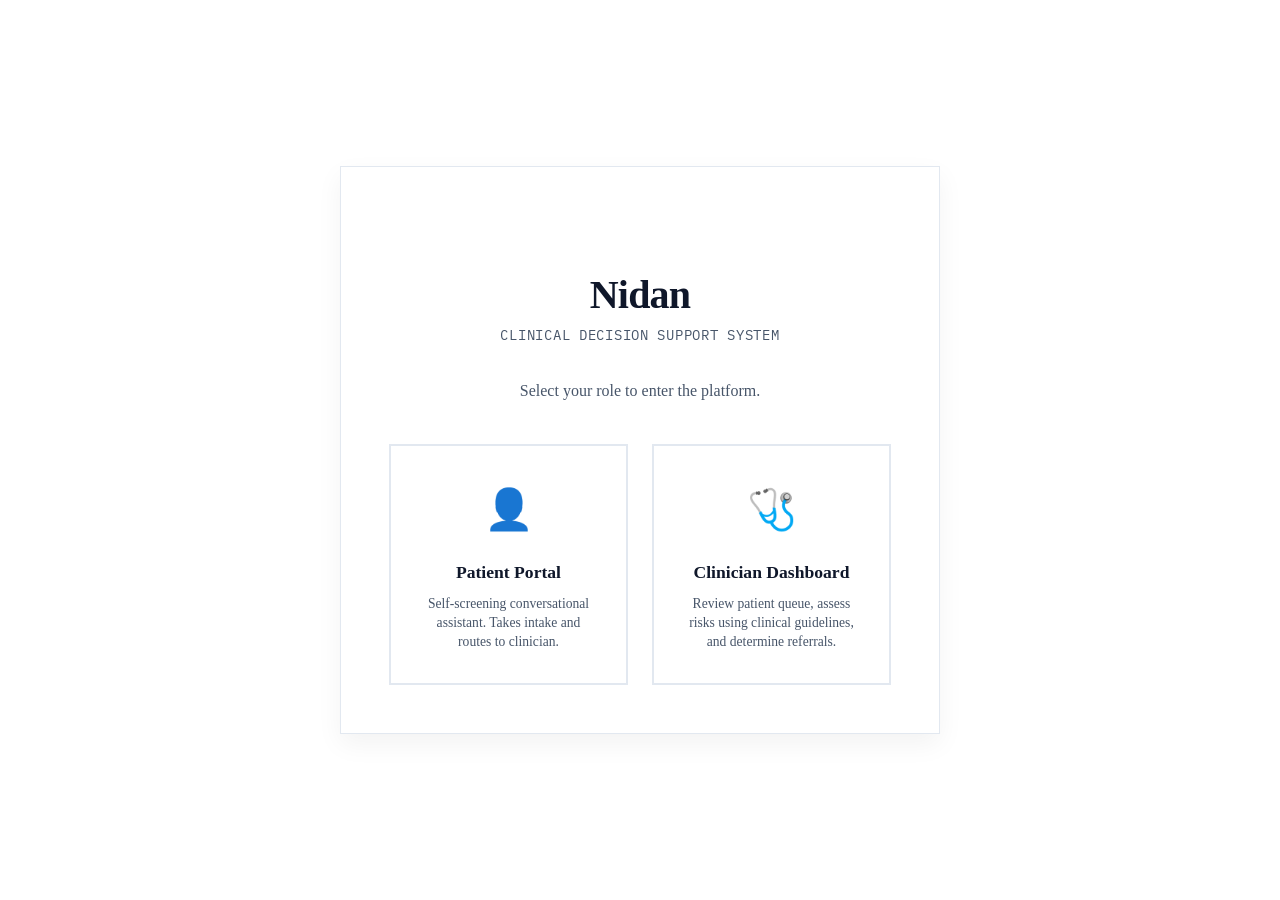
<file: frontend/index.html>
<!DOCTYPE html>
<html lang="en">
<head>
  <meta charset="UTF-8" />
  <meta name="viewport" content="width=device-width, initial-scale=1.0" />
  <title>Nidan — Welcome</title>
  <link rel="preconnect" href="https://fonts.googleapis.com" />
  <link rel="preconnect" href="https://fonts.gstatic.com" crossorigin />
  <link href="https://fonts.googleapis.com/css2?family=IBM+Plex+Mono:wght@400;500;600&family=Inter:wght@400;500;600;700;800&display=swap" rel="stylesheet" />
  <link rel="stylesheet" href="style.css" />
  <style>
    body {
      display: flex;
      flex-direction: column;
      align-items: center;
      justify-content: center;
      min-height: 100vh;
      background: var(--bg-body);
      font-family: var(--font-inter);
    }
    .landing-card {
      background: var(--bg-card);
      border: 1px solid var(--border-light);
      border-radius: var(--radius-lg);
      padding: 3rem;
      max-width: 600px;
      width: 90%;
      text-align: center;
      box-shadow: 0 10px 25px rgba(0,0,0,0.05);
    }
    .logo-container {
      margin-bottom: 2rem;
    }
    .logo-icon {
      font-size: 3rem;
      background: linear-gradient(135deg, var(--brand-blue), var(--brand-teal));
      -webkit-background-clip: text;
      color: transparent;
      line-height: 1;
    }
    .logo-title {
      font-size: 2.5rem;
      font-weight: 800;
      letter-spacing: -0.02em;
      color: var(--text-primary);
      margin-top: 0.5rem;
    }
    .logo-sub {
      font-family: var(--font-mono);
      font-size: 0.9rem;
      color: var(--text-secondary);
      letter-spacing: 0.05em;
      text-transform: uppercase;
      margin-top: 0.25rem;
    }
    .role-grid {
      display: grid;
      grid-template-columns: 1fr 1fr;
      gap: 1.5rem;
      margin-top: 2.5rem;
    }
    .role-card {
      display: flex;
      flex-direction: column;
      align-items: center;
      padding: 2rem;
      background: var(--bg-body);
      border: 2px solid var(--border-light);
      border-radius: var(--radius-md);
      text-decoration: none;
      color: var(--text-primary);
      transition: all 0.2s ease;
      cursor: pointer;
    }
    .role-card:hover {
      border-color: var(--brand-blue);
      transform: translateY(-2px);
      box-shadow: 0 5px 15px rgba(14, 165, 233, 0.1);
    }
    .role-icon {
      font-size: 2.5rem;
      margin-bottom: 1rem;
    }
    .role-title {
      font-weight: 600;
      font-size: 1.1rem;
      margin-bottom: 0.5rem;
    }
    .role-desc {
      font-size: 0.85rem;
      color: var(--text-secondary);
      line-height: 1.4;
    }
    @media (max-width: 600px) {
      .role-grid { grid-template-columns: 1fr; }
    }
  </style>
</head>
<body>
  <div class="landing-card">
    <div class="logo-container">
      <div class="logo-icon">⚕</div>
      <div class="logo-title">Nidan</div>
      <div class="logo-sub">Clinical Decision Support System</div>
    </div>
    
    <p style="color: var(--text-secondary); margin-bottom: 1rem;">
      Select your role to enter the platform.
    </p>

    <div class="role-grid">
      <a href="consumer.html" class="role-card">
        <div class="role-icon">👤</div>
        <div class="role-title">Patient Portal</div>
        <div class="role-desc">Self-screening conversational assistant. Takes intake and routes to clinician.</div>
      </a>
      
      <a href="clinician.html" class="role-card">
        <div class="role-icon">🩺</div>
        <div class="role-title">Clinician Dashboard</div>
        <div class="role-desc">Review patient queue, assess risks using clinical guidelines, and determine referrals.</div>
      </a>
    </div>
  </div>
</body>
</html>
</file>
<file: frontend/style.css>
/* ============================================================
   Nidan — Clinical Decision Support UI (Paper-White Theme)
   ============================================================ */

/* ---- Design tokens (WCAG AA Compliant) ---- */
:root {
  --bg-base:        #f8f9fa;
  --surface-card:   #ffffff;
  --surface-muted:  #f1f5f9;
  --border-light:   #e2e8f0;
  --border-dark:    #cbd5e1;
  
  --text-primary:   #0f172a;
  --text-secondary: #475569;
  --text-tertiary:  #64748b;

  --accent:         #2563eb;
  --accent-light:   #dbeafe;
  
  /* Semantic Risk Colors (High Contrast) */
  --risk-green:     #059669; /* > 6:1 */
  --risk-green-bg:  #d1fae5;
  --risk-yellow:    #b45309; /* > 5:1 */
  --risk-yellow-bg: #fef3c7;
  --risk-orange:    #c2410c; /* > 5.1:1 */
  --risk-orange-bg: #ffedd5;
  --risk-red:       #b91c1c; /* > 5.8:1 */
  --risk-red-bg:    #fee2e2;
  
  --risk-na:        #64748b;
  --risk-na-bg:     #f1f5f9;

  --radius:         6px;
  --radius-sm:      4px;
  --font-body:      'Inter', -apple-system, sans-serif;
  --font-mono:      'IBM Plex Mono', ui-monospace, monospace;
  --shadow-sm:      0 1px 3px rgba(0,0,0,0.08);
  --shadow-md:      0 4px 12px rgba(0,0,0,0.06);
}

/* ---- Reset & Accessibility ---- */
*, *::before, *::after { box-sizing: border-box; margin: 0; padding: 0; }
html { font-size: 16px; scroll-behavior: smooth; }

@media (prefers-reduced-motion: reduce) {
  html, *, *::before, *::after {
    animation-duration: 0.01ms !important;
    animation-iteration-count: 1 !important;
    transition-duration: 0.01ms !important;
    scroll-behavior: auto !important;
  }
}

body {
  font-family: var(--font-body);
  background: var(--bg-base);
  color: var(--text-primary);
  min-height: 100vh;
  line-height: 1.6;
}

/* Visible Focus States for Accessibility */
*:focus-visible {
  outline: 3px solid var(--accent);
  outline-offset: 2px;
}

/* ---- Typography Exts ---- */
.tabular-nums {
  font-variant-numeric: tabular-nums;
  font-feature-settings: "tnum";
}

/* ============================================================
   HEADER
   ============================================================ */
.header {
  background: var(--surface-card);
  border-bottom: 1px solid var(--border-dark);
  padding: 1.2rem 2rem;
}
.header-inner {
  max-width: 1200px; margin: auto;
  display: flex; align-items: flex-start; justify-content: space-between;
}
.logo { display: flex; align-items: flex-start; gap: 0.75rem; }
.logo-icon {
  font-size: 1.8rem;
  color: var(--accent);
  line-height: 1;
}
.logo-title {
  font-size: 1.25rem; font-weight: 800; letter-spacing: -0.5px;
  color: var(--text-primary);
  display: block; line-height: 1.2;
}
.logo-sub { 
  font-size: 0.8rem; color: var(--text-secondary); 
  display: block; margin-top: 0.2rem;
}
.header-meta { 
  display: flex; flex-direction: column; align-items: flex-end; gap: 0.4rem; 
}
.header-tagline { 
  font-size: 0.75rem; color: var(--text-secondary); font-style: italic;
}

/* ============================================================
   BADGES
   ============================================================ */
.badge {
  font-size: 0.7rem; font-weight: 700; padding: 0.2rem 0.5rem;
  border-radius: 4px; letter-spacing: 0.3px; text-transform: uppercase;
}
.badge--green  { background: var(--risk-green-bg);  color: var(--risk-green);  }
.badge--orange { background: var(--risk-orange-bg); color: var(--risk-orange); }
.badge--blue   { background: var(--accent-light);   color: var(--accent);      }
.badge--red    { background: var(--risk-red-bg);    color: var(--risk-red);    }
.badge--muted  { background: var(--surface-muted);  color: var(--text-secondary); }

/* ============================================================
   MAIN LAYOUT
   ============================================================ */
.main {
  max-width: 1200px; margin: 0 auto;
  padding: 2rem 1.5rem 4rem;
}

/* ============================================================
   CARDS
   ============================================================ */
.card {
  background: var(--surface-card);
  border: 1px solid var(--border-light);
  border-radius: var(--radius);
  box-shadow: var(--shadow-sm);
  overflow: hidden;
}
.card-header {
  padding: 1.4rem 1.75rem 1rem;
  border-bottom: 1px solid var(--border-light);
  background: var(--surface-card);
}
.card-header--flex {
  display: flex; justify-content: space-between; align-items: center;
}
.card-title {
  font-size: 1.1rem; font-weight: 700;
  display: flex; align-items: center; gap: 0.5rem;
  color: var(--text-primary);
}
.card-desc { font-size: 0.85rem; color: var(--text-secondary); margin-top: 0.4rem; }

/* ============================================================
   FORM
   ============================================================ */
.form-card { margin-bottom: 2rem; }
form { padding: 1.5rem 1.75rem 2rem; }

.form-group {
  border: 1px solid var(--border-light);
  background: var(--surface-card);
  border-radius: var(--radius);
  padding: 1.25rem 1.5rem;
  margin-top: 1.5rem;
}
.group-label {
  font-size: 0.85rem; font-weight: 700; letter-spacing: 0.5px;
  text-transform: uppercase; color: var(--text-primary);
  display: flex; align-items: center; gap: 0.6rem;
  padding: 0 0.4rem;
  background: var(--surface-card);
}

.grid-2 { display: grid; grid-template-columns: repeat(auto-fill, minmax(280px,1fr)); gap: 1.25rem; }
.grid-3 { display: grid; grid-template-columns: repeat(auto-fill, minmax(220px,1fr)); gap: 1.25rem; }

.field { display: flex; flex-direction: column; gap: 0.4rem; }
.field label {
  font-size: 0.85rem; font-weight: 600; color: var(--text-primary);
  display: flex; align-items: center; gap: 0.4rem;
}
.req-marker {
  font-size: 0.65rem; padding: 0.1rem 0.3rem; 
  background: var(--surface-muted); color: var(--text-tertiary);
  border-radius: 3px; font-weight: 600; text-transform: uppercase;
}

.field input, .field select {
  background: #ffffff;
  border: 1px solid var(--border-dark);
  border-radius: var(--radius-sm);
  color: var(--text-primary);
  font-family: var(--font-body); font-size: 0.95rem;
  padding: 0.6rem 0.75rem;
  transition: border-color 0.2s, box-shadow 0.2s;
  width: 100%;
}
.field input:focus, .field select:focus {
  outline: none;
  border-color: var(--accent);
  box-shadow: 0 0 0 3px var(--accent-light);
}
.field-note { font-size: 0.75rem; color: var(--text-secondary); }

.form-actions {
  display: flex; gap: 0.75rem; margin-top: 2rem;
  flex-wrap: wrap;
}

/* ============================================================
   BUTTONS
   ============================================================ */
.btn {
  display: inline-flex; align-items: center; justify-content: center; gap: 0.5rem;
  font-family: var(--font-body); font-size: 0.9rem; font-weight: 600;
  padding: 0.75rem 1.5rem; border-radius: var(--radius-sm);
  border: 1px solid transparent; cursor: pointer; transition: all 0.2s;
}
.btn--primary {
  background: var(--accent); color: #fff; 
}
.btn--primary:hover {
  background: #1d4ed8;
}
.btn--ghost {
  background: transparent; color: var(--text-primary);
  border: 1px solid var(--border-dark);
}
.btn--ghost:hover { background: var(--surface-muted); }

.btn.loading .btn-text { opacity: 0; }
.btn.loading .btn-loader {
  display: inline-block; width: 16px; height: 16px;
  border: 2px solid rgba(255,255,255,0.4);
  border-top-color: #fff; border-radius: 50%;
  animation: spin 0.7s linear infinite; position: absolute;
}
.btn-loader { display: none; }
@keyframes spin { to { transform: rotate(360deg); } }

/* ============================================================
   REFERRAL BANNER
   ============================================================ */
.referral-banner {
  display: flex; align-items: flex-start; gap: 1rem;
  border-radius: var(--radius);
  padding: 1.25rem 1.5rem;
  margin-bottom: 1.5rem;
  border-left: 5px solid transparent;
}
.ref-urgent {
  background: var(--risk-red-bg);
  border: 1px solid rgba(185,28,28,0.2);
  border-left-color: var(--risk-red);
}
.ref-ok {
  background: var(--risk-green-bg);
  border: 1px solid rgba(5,150,105,0.2);
  border-left-color: var(--risk-green);
}
.referral-icon { font-size: 1.8rem; line-height: 1; }
.referral-title { font-size: 1.05rem; font-weight: 700; margin-bottom: 0.3rem; }
.ref-urgent .referral-title { color: var(--risk-red); }
.ref-ok .referral-title { color: var(--risk-green); }

.referral-list { list-style: none; padding: 0; }
.referral-list li {
  font-size: 0.9rem; color: var(--text-primary);
  padding: 0.25rem 0; padding-left: 1.2rem;
  position: relative;
}
.referral-list li::before { 
  content: '→'; position: absolute; left: 0; font-weight: bold;
}
.ref-urgent .referral-list li::before { color: var(--risk-red); }
.ref-ok .referral-list li::before { color: var(--risk-green); }

/* ============================================================
   GAUGE GRID (CLINICAL LAYOUT)
   ============================================================ */
.gauges-grid {
  display: grid;
  grid-template-columns: repeat(auto-fill, minmax(250px, 1fr));
  gap: 1.25rem; margin-bottom: 1.5rem;
}
.gauge-card {
  background: var(--surface-card);
  border: 1px solid var(--border-light);
  border-radius: var(--radius);
  padding: 1.25rem;
  display: flex; flex-direction: column;
}
.gauge-header {
  border-bottom: 1px solid var(--border-light);
  padding-bottom: 0.75rem; margin-bottom: 1rem;
}
.gauge-label { font-size: 0.85rem; font-weight: 700; text-transform: uppercase; color: var(--text-tertiary); letter-spacing: 0.5px;}
.gauge-sub { font-size: 0.7rem; color: var(--text-tertiary); }

.gauge-main {
  display: flex; align-items: center; justify-content: space-between;
  margin-bottom: 1rem;
}
.gauge-score-wrap { display: flex; flex-direction: column; }
.gauge-score { font-size: 1.8rem; font-weight: 700; line-height: 1; color: var(--text-primary); }
.gauge-unit { font-size: 0.75rem; color: var(--text-secondary); margin-top:0.2rem;}

.gauge-category {
  font-size: 0.9rem; font-weight: 700;
  padding: 0.3rem 0.6rem;
  border-radius: 4px;
  text-align: right;
  max-width: 50%;
  line-height: 1.2;
}

/* SIGNATURE ELEMENT: BREAKDOWN BAR */
.score-breakdown {
  display: flex; width: 100%; height: 8px; border-radius: 4px; overflow: hidden;
  background: var(--surface-muted); margin-bottom: 0.5rem;
}
.breakdown-segment { height: 100%; }
.breakdown-labels {
  display: flex; flex-wrap: wrap; gap: 0.5rem; font-size: 0.7rem; color: var(--text-secondary);
}
.bl-item { display: flex; align-items: center; gap: 0.2rem; }
.bl-color { width: 8px; height: 8px; border-radius: 50%; }

/* Risk color states */
.gauge-card.risk-low    .gauge-category { background: var(--risk-green-bg); color: var(--risk-green); }
.gauge-card.risk-mod    .gauge-category { background: var(--risk-yellow-bg); color: var(--risk-yellow); }
.gauge-card.risk-high   .gauge-category { background: var(--risk-orange-bg); color: var(--risk-orange); }
.gauge-card.risk-vhigh  .gauge-category { background: var(--risk-red-bg); color: var(--risk-red); }
.gauge-card.risk-na     .gauge-category { background: var(--risk-na-bg); color: var(--risk-na); }

/* ============================================================
   DETAIL CARDS
   ============================================================ */
.detail-row {
  display: grid;
  grid-template-columns: 1fr 1fr;
  gap: 1.25rem; margin-bottom: 1.5rem;
}
@media (max-width: 768px) { .detail-row { grid-template-columns: 1fr; } }

.detail-card { 
  display: flex; flex-direction: column;
}
.detail-card .card-header { padding: 1rem 1.5rem; }
.detail-card .card-body { padding: 1.5rem; flex: 1; }

.missing-list { list-style: none; padding: 0; }
.missing-list li {
  display: flex; flex-direction: column;
  padding: 0.75rem 0;
  border-bottom: 1px solid var(--border-light);
}
.missing-list li:first-child { padding-top: 0; }
.missing-list li:last-child { border-bottom: none; padding-bottom: 0; }
.missing-test { font-size: 0.95rem; font-weight: 700; color: var(--text-primary); }
.missing-reason { font-size: 0.85rem; color: var(--text-secondary); margin-top: 0.2rem; }
.missing-citation {
  font-size: 0.75rem; color: var(--text-tertiary);
  margin-top: 0.3rem; font-family: var(--font-mono);
}
.empty-msg { font-size: 0.9rem; color: var(--text-secondary); }

.detail-content {
  font-size: 0.9rem; color: var(--text-secondary);
}
.detail-row-item {
  display: flex; justify-content: space-between; align-items: baseline; gap: 1rem;
  padding: 0.75rem 0;
  border-bottom: 1px dashed var(--border-light);
}
.detail-row-item:first-child { padding-top: 0; }
.detail-row-item:last-child { border-bottom: none; padding-bottom: 0; }
.detail-key { font-size: 0.8rem; text-transform: uppercase; letter-spacing: 0.5px; color: var(--text-tertiary); font-weight: 600; }
.detail-val { font-size: 0.95rem; color: var(--text-primary); font-weight: 600; text-align: right; }

/* ============================================================
   LLM EXPLANATION PANEL
   ============================================================ */
.llm-card { margin-bottom: 2rem; }
.llm-body { padding: 1.75rem; }
.llm-placeholder, .llm-disabled {
  display: flex; flex-direction: column; align-items: center; justify-content: center;
  gap: 1rem; padding: 3rem 1rem; text-align: center;
  color: var(--text-secondary); font-size: 0.95rem;
  background: var(--surface-muted); border-radius: var(--radius-sm);
}
.llm-disabled code {
  background: #fff; padding: 0.2rem 0.5rem;
  border: 1px solid var(--border-dark);
  border-radius: 4px; font-family: var(--font-mono);
}

.llm-text-content { display: flex; flex-direction: column; gap: 1.5rem; }

/* Typography separation for LLM output */
.llm-section-patient {
  font-size: 1.05rem; color: var(--text-primary); line-height: 1.7;
  padding-bottom: 1.5rem; border-bottom: 1px solid var(--border-dark);
}
.llm-section-clinical {
  font-size: 0.9rem; color: var(--text-secondary); line-height: 1.6;
  font-family: var(--font-mono); /* Formal, clinical feel */
  background: var(--surface-muted);
  padding: 1rem; border-radius: var(--radius-sm);
}
.llm-text-content strong { color: var(--text-primary); }

/* ============================================================
   FOOTER
   ============================================================ */
.footer {
  text-align: center;
  padding: 2rem 1.5rem;
  border-top: 1px solid var(--border-dark);
  font-size: 0.8rem; color: var(--text-tertiary);
}
.footer strong { color: var(--text-secondary); }

/* ============================================================
   RESPONSIVE
   ============================================================ */
@media (max-width: 600px) {
  .main { padding: 1rem 0.75rem 3rem; }
  .form-group { padding: 1.25rem 1rem; }
  form { padding: 1rem 1rem 1.5rem; }
  .header { padding: 1rem; }
  .header-tagline { display: none; }
  .detail-row-item { flex-direction: column; align-items: flex-start; gap: 0.2rem; }
  .detail-val { text-align: left; }
}

/* ---- Tooltip styling ---- */
.info-tooltip-trigger {
  display: inline-flex;
  align-items: center;
  justify-content: center;
  width: 14px;
  height: 14px;
  background-color: var(--text-tertiary);
  color: var(--surface-card);
  font-size: 9px;
  font-weight: bold;
  border-radius: 50%;
  cursor: help;
  position: relative;
  transition: background-color 0.2s;
  line-height: 1;
}

.info-tooltip-trigger:hover {
  background-color: var(--accent);
}

.info-tooltip-trigger::after {
  content: attr(data-tooltip);
  position: absolute;
  bottom: 150%;
  left: 50%;
  transform: translateX(-50%) scale(0.85);
  background-color: var(--text-primary);
  color: #ffffff;
  padding: 8px 12px;
  border-radius: var(--radius-sm);
  font-size: 0.75rem;
  font-weight: normal;
  width: 200px;
  white-space: normal;
  box-shadow: var(--shadow-md);
  z-index: 100;
  line-height: 1.4;
  text-align: left;
  opacity: 0;
  pointer-events: none;
  transition: opacity 0.15s ease-out, transform 0.15s ease-out;
}

.info-tooltip-trigger::before {
  content: "";
  position: absolute;
  bottom: 125%;
  left: 50%;
  transform: translateX(-50%) scale(0.85);
  border-width: 6px;
  border-style: solid;
  border-color: var(--text-primary) transparent transparent transparent;
  z-index: 100;
  opacity: 0;
  pointer-events: none;
  transition: opacity 0.15s ease-out, transform 0.15s ease-out;
}

.info-tooltip-trigger:hover::after,
.info-tooltip-trigger:hover::before {
  opacity: 1;
  transform: translateX(-50%) scale(1);
}

/* ---- Theme Toggle Button ---- */
.btn-theme-toggle {
  background: transparent;
  border: 1px solid var(--border-dark);
  border-radius: 50%;
  width: 32px;
  height: 32px;
  display: inline-flex;
  align-items: center;
  justify-content: center;
  cursor: pointer;
  font-size: 1.05rem;
  transition: background-color 0.2s, transform 0.2s, border-color 0.2s;
  padding: 0;
  line-height: 1;
}

.btn-theme-toggle:hover {
  background-color: var(--surface-muted);
  transform: scale(1.08);
}

/* ---- Dark Mode Color Token Overrides ---- */
[data-theme="dark"] {
  --bg-base:        #0f172a;
  --surface-card:   #1e293b;
  --surface-muted:  #334155;
  --border-light:   #334155;
  --border-dark:    #475569;
  
  --text-primary:   #f8fafc;
  --text-secondary: #cbd5e1;
  --text-tertiary:  #94a3b8;
  
  --accent-light:   #1e3a8a;
  --accent:         #3b82f6;

  /* Opacity based risk bgs in dark mode for excellent text contrast */
  --risk-green-bg:  rgba(16, 185, 129, 0.18);
  --risk-yellow-bg: rgba(245, 158, 11, 0.22);
  --risk-orange-bg: rgba(249, 115, 22, 0.22);
  --risk-red-bg:    rgba(239, 68, 68, 0.22);
  --risk-na-bg:     rgba(148, 163, 184, 0.2);
}

[data-theme="dark"] input,
[data-theme="dark"] select {
  background-color: #1e293b;
  color: #f8fafc;
}

[data-theme="dark"] select option {
  background-color: #1e293b;
  color: #f8fafc;
}

[data-theme="dark"] .llm-disabled code {
  background-color: #0f172a;
}
</file>
